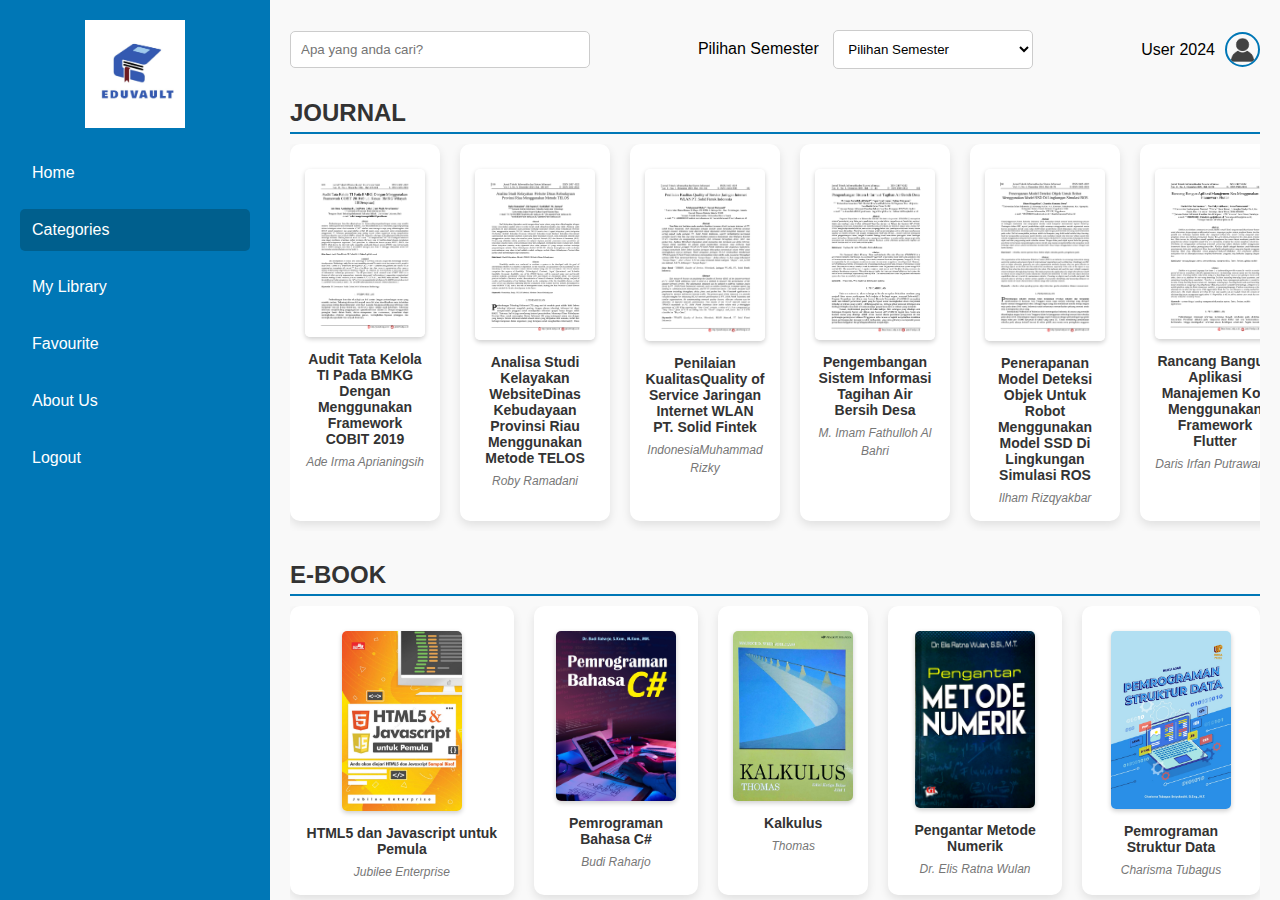
<file: categories.html>
<!DOCTYPE html>
<html lang="id">
<head>
    <meta charset="UTF-8">
    <meta name="viewport" content="width=device-width, initial-scale=1.0">
    <title>EduVault - Home</title>
    <link rel="stylesheet" href="HomeStyle.css">
</head>
<body>
    <div class="main-container">
        <!-- Sidebar -->
        <aside class="sidebar">
            <div class="logo">
                <img src="LogoEduVault.jpg" alt="EduVault Logo" class="logo-img">
                
            </div>
            <nav>
                <ul class="nav-list">
                    <li><a href="home.html">Home</a></li>
                    <li><a href="categories.html" class="active">Categories</a></li>
                    <li><a href="library.html ">My Library</a></li>
                    <li><a href="favo.html">Favourite</a></li>
                    <!--butonnnya cung-->
                    <li class="active">
                        <a href="javascript:void(0);" onclick="openPopup()" style="text-decoration: none; color: inherit;">About Us</a>
                    </li>
                    <li><a href="index.html">Logout</a></li>
                </ul>
            </nav>
        </aside>

        <!-- Main Content -->
        <main class="content">
            <!-- Top Bar -->
            <header class="top-bar">
                <div class="search-bar">
                    <input type="text" placeholder="Apa yang anda cari?" class="search-input">
                </div>
                <div class="filters">
                    <label for="semester">Pilihan Semester</label>
                    <select id="semesterSelect" onchange="updateMataKuliah()" class="filter-select">
                        <option value="" disabled selected>Pilihan Semester</option>
                        <option value="1">Semester 1</option>
                        <option value="2">Semester 2</option>
                        <option value="3">Semester 3</option>
                        <option value="4">Semester 4</option>
                    </select>

                

                </div>
                <div class="user-info">
                    <span id="username" class="user-name">User 2024</span>
                    <img src="user.png" alt="User Icon" class="user-icon">
                </div>
            </header>

            <!-- Book Section -->
            <section class="book-section">
                <div class="book-category">
                    <h3 class="category-title">JOURNAL</h3>
                    <div class="book-list" id="newReleaseBooks">
                        <!-- Slot untuk Gambar Buku akan diisi dengan JavaScript -->
                    </div>
                </div>
                <div class="book-category">
                    <h3 class="category-title">E-BOOK</h3>
                    <div class="book-list" id="trendingBooks">
                        <!-- Slot untuk Gambar Buku akan diisi dengan JavaScript -->
                    </div>
                </div>
            </section>
        </main>
    </div>

    
    




    <!-- Pop-up About Us -->
    <div id="aboutUsPopup" class="popup">
        <div class="popup-content">
            <span class="close-btn" onclick="closePopup()">&times;</span>
            <div class="about-container">
                <div class="about-image">
                    <img src="LogoEduVault.jpg" alt="About Us Image">
                </div>
                <div class="about-text">
                    <h2>About Us</h2>
                    <p>
                        Selamat datang di <b>EduVault</b>! Platform ini hadir untuk membantu mahasiswa mengakses
                        materi perkuliahan dengan lebih mudah dan terstruktur. Mulai dari jurnal, buku referensi,
                        hingga catatan penting setiap semester dapat diakses dalam satu tempat.
                    </p>
                    <p>
                        <h4 class="teks-h4">Website ini dibuat oleh kelompok 4 </h4>
                    </p>
                    <p>
                        Anggota kelompok:
                    </p>
                    <p>
                        Revany Angel Pursan Septriariel (11230910000066)
                    </p>
                    <p>
                        <a href="https://www.instagram.com/ali.ahmadfa/profilecard/?igsh=Y2FhdTAwYjFmZ3Rr" target="_blank">Ali Ahmad Fadhlan (11230910000070)</a>
                    </p>
                    <p>
                        Nizar Ahmad Barelvi (11230910000064)
                    </p>
                    <p>
                        Aprillia Anung Anindhita (11230910000057)
                    </p>
                    <p>
                        Salsa Sabrina (11230910000110)
                    </p>
                    <p>
                        Risqi Ananda Jayanti (11230910000113)
                    </p>
                    <p>
                        Ahmad Faza Mutaqi (11230910000079)
                    </p>
                </div>
            </div>
        </div>
    </div>
    
    <script src="categories.js"></script>  
</body>
</html>
</file>
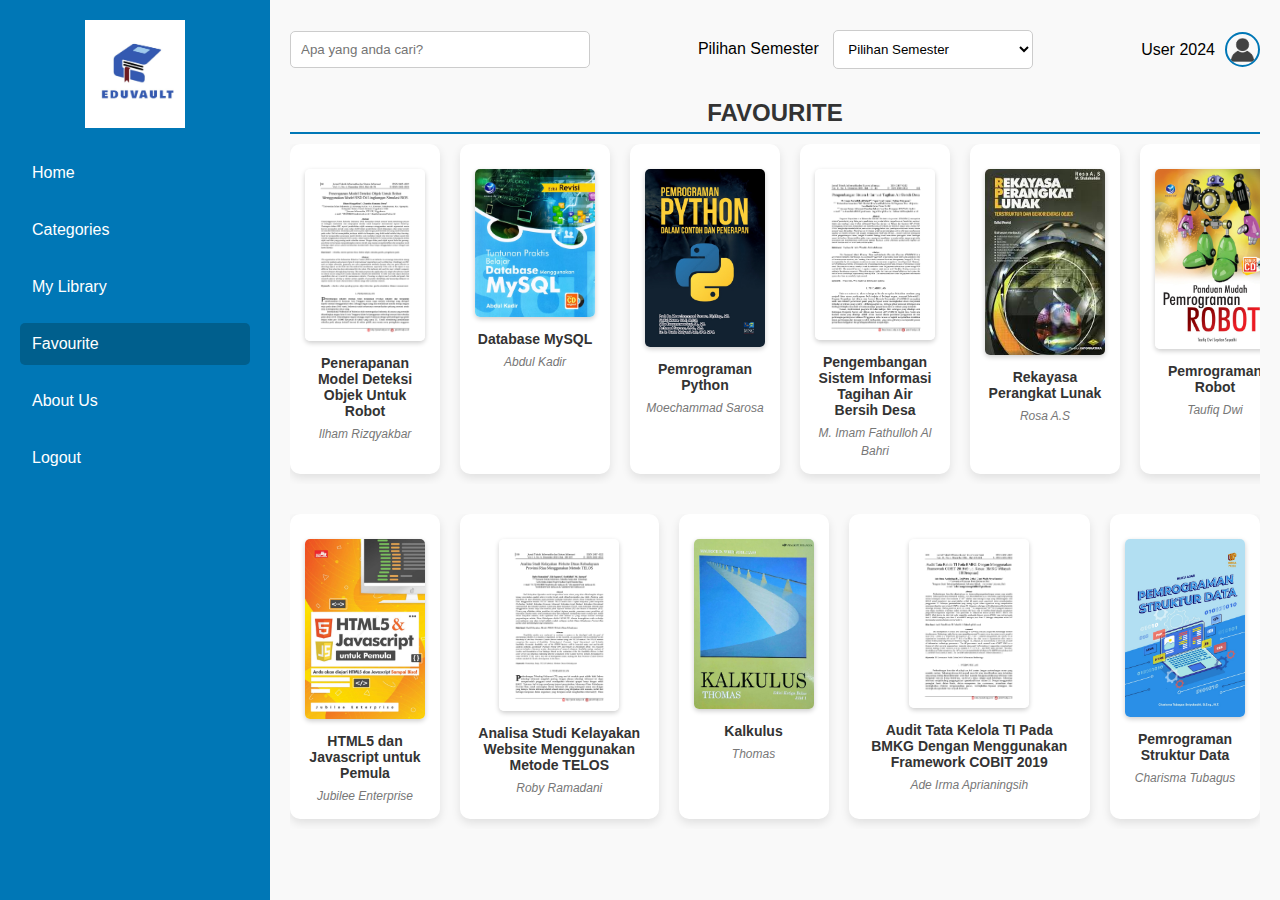
<file: favo.html>
<!DOCTYPE html>
<html lang="id">
<head>
    <meta charset="UTF-8">
    <meta name="viewport" content="width=device-width, initial-scale=1.0">
    <title>EduVault - Home</title>
    <link rel="stylesheet" href="fav.css">
</head>
<body>
    <div class="main-container">
        <!-- Sidebar -->
        <aside class="sidebar">
            <div class="logo">
                <img src="LogoEduVault.jpg" alt="EduVault Logo" class="logo-img">
                
            </div>
            <nav>
                <ul class="nav-list">
                    <li><a href="home.html">Home</a></li>
                    <li><a href="categories.html">Categories</a></li>
                    <li><a href="library.html">My Library</a></li>
                    <li><a href="#" class="active">Favourite</a></li>
                    <!--butonnnya cung-->
                    <li class="active">
                        <a href="javascript:void(0);" onclick="openPopup()" style="text-decoration: none; color: inherit;">About Us</a>
                    </li>
                    <li><a href="index.html">Logout</a></li>
                </ul>
            </nav>
        </aside>

        <!-- Main Content -->
        <main class="content">
            <!-- Top Bar -->
            <header class="top-bar">
                <div class="search-bar">
                    <input type="text" placeholder="Apa yang anda cari?" class="search-input">
                </div>
                <div class="filters">
                    <label for="semester">Pilihan Semester</label>
                    <select id="semesterSelect" onchange="updateMataKuliah()" class="filter-select">
                        <option value="" disabled selected>Pilihan Semester</option>
                        <option value="1">Semester 1</option>
                        <option value="2">Semester 2</option>
                        <option value="3">Semester 3</option>
                        <option value="4">Semester 4</option>
                    </select>

                

                </div>
                <div class="user-info">
                    <span id="username" class="user-name">User 2024</span>
                    <img src="user.png" alt="User Icon" class="user-icon">
                </div>
            </header>

            <!-- Book Section -->
            <section class="book-section">
                <div class="book-category">
                    <h3 class="category-title">FAVOURITE</h3>
                    <div class="book-list" id="newReleaseBooks">
                        <!-- Slot untuk Gambar Buku akan diisi dengan JavaScript -->
                    </div>
                </div>
                <div class="book-category">
                   
                    <div class="book-list" id="trendingBooks">
                        <!-- Slot untuk Gambar Buku akan diisi dengan JavaScript -->
                    </div>
                </div>
            </section>
        </main>
    </div>

    
    




    <!-- Pop-up About Us -->
    <div id="aboutUsPopup" class="popup">
        <div class="popup-content">
            <span class="close-btn" onclick="closePopup()">&times;</span>
            <div class="about-container">
                <div class="about-image">
                    <img src="LogoEduVault.jpg" alt="About Us Image">
                </div>
                <div class="about-text">
                    <h2>About Us</h2>
                    <p>
                        Selamat datang di <b>EduVault</b>! Platform ini hadir untuk membantu mahasiswa mengakses
                        materi perkuliahan dengan lebih mudah dan terstruktur. Mulai dari jurnal, buku referensi,
                        hingga catatan penting setiap semester dapat diakses dalam satu tempat.
                    </p>
                    <p>
                        <h4 class="teks-h4">Website ini dibuat oleh kelompok 4 </h4>
                    </p>
                    <p>
                        Anggota kelompok:
                    </p>
                    <p>
                        Revany Angel Pursan Septriariel (11230910000066)
                    </p>
                    <p>
                        <a href="https://www.instagram.com/ali.ahmadfa/profilecard/?igsh=Y2FhdTAwYjFmZ3Rr" target="_blank">Ali Ahmad Fadhlan (11230910000070)</a>
                    </p>
                    <p>
                        Nizar Ahmad Barelvi (11230910000064)
                    </p>
                    <p>
                        Aprillia Anung Anindhita (11230910000057)
                    </p>
                    <p>
                        Salsa Sabrina (11230910000110)
                    </p>
                    <p>
                        Risqi Ananda Jayanti (11230910000113)
                    </p>
                    <p>
                        Ahmad Faza Mutaqi (11230910000079)
                    </p>
                </div>
            </div>
        </div>
    </div>
    
    <script src="fav.js"></script>  
</body>
</html>
</file>
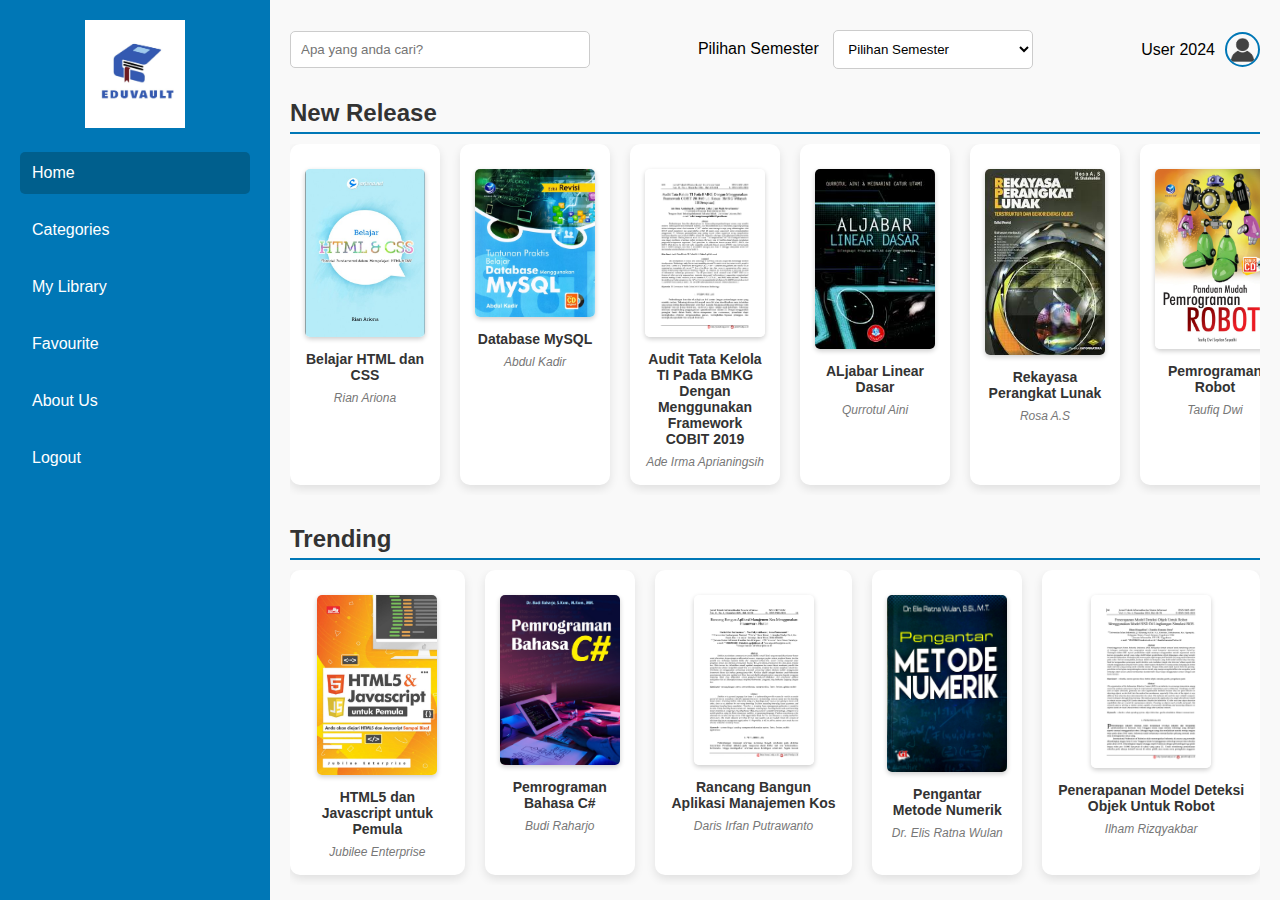
<file: home.html>
<!DOCTYPE html>
<html lang="id">
<head>
    <meta charset="UTF-8">
    <meta name="viewport" content="width=device-width, initial-scale=1.0">
    <title>EduVault - Home</title>
    <link rel="stylesheet" href="HomeStyle.css">
    
</head>
<body>
    <div class="main-container">
        <!-- Sidebar -->
        <aside class="sidebar">
            <div class="logo">
                <img src="LogoEduVault.jpg" alt="EduVault Logo" class="logo-img">
                
            </div>
            <nav>
                <ul class="nav-list">
                    <li><a href="#" class="active">Home</a></li>
                    <li><a href="categories.html">Categories</a></li>
                    <li><a href="library.html">My Library</a></li>
                    <li><a href="favo.html">Favourite</a></li>
                    <!--butonnnya cung-->
                    <li class="active">
                        <a href="javascript:void(0);" onclick="openPopup()" style="text-decoration: none; color: inherit;">About Us</a>
                    </li>
                    <li><a href="index.html">Logout</a></li>
                </ul>
            </nav>
        </aside>

        <!-- Main Content -->
        <main class="content">
            <!-- Top Bar -->
            <header class="top-bar">
                <div class="search-bar">
                    <input type="text" placeholder="Apa yang anda cari?" class="search-input">
                </div>
                <div class="filters">
                    <label for="semester">Pilihan Semester</label>
                    <select id="semesterSelect" onchange="updateMataKuliah()" class="filter-select">
                        <option value="" disabled selected>Pilihan Semester</option>
                        <option value="1">Semester 1</option>
                        <option value="2">Semester 2</option>
                        <option value="3">Semester 3</option>
                        <option value="4">Semester 4</option>
                    </select>

                

                </div>
                <div class="user-info">
                    <span id="username" class="user-name">User 2024</span>
                    <img src="user.png" alt="User Icon" class="user-icon">
                </div>
            </header>

            <!-- Book Section -->
            <section class="book-section">
                <div class="book-category">
                    <h3 class="category-title">New Release</h3>
                    <div class="book-list" id="newReleaseBooks">
                        <!-- Slot untuk Gambar Buku akan diisi dengan JavaScript -->
                    </div>
                </div>
                <div class="book-category">
                    <h3 class="category-title">Trending</h3>
                    <div class="book-list" id="trendingBooks">
                        <!-- Slot untuk Gambar Buku akan diisi dengan JavaScript -->
                    </div>
                </div>
            </section>
        </main>
    </div>

    
    




    <!-- Pop-up About Us -->
    <div id="aboutUsPopup" class="popup">
        <div class="popup-content">
            <span class="close-btn" onclick="closePopup()">&times;</span>
            <div class="about-container">
                <div class="about-image">
                    <img src="LogoEduVault.jpg" alt="About Us Image">
                </div>
                <div class="about-text">
                    <h2>About Us</h2>
                    <p>
                        Selamat datang di <b>EduVault</b>! Platform ini hadir untuk membantu mahasiswa mengakses
                        materi perkuliahan dengan lebih mudah dan terstruktur. Mulai dari jurnal, buku referensi,
                        hingga catatan penting setiap semester dapat diakses dalam satu tempat.
                    </p>
                    <p>
                        <h4 class="teks-anggota">Website ini dibuat oleh kelompok 4 </h4>
                    </p>
                    <p>
                        Anggota kelompok:
                    </p>
                    <p>
                        Revany Angel Pursan Septriariel (11230910000066)
                    </p>
                    <p>
                        <a href="https://www.instagram.com/ali.ahmadfa/profilecard/?igsh=Y2FhdTAwYjFmZ3Rr" target="_blank">Ali Ahmad Fadhlan (11230910000070)</a>
                    </p>
                    <p>
                        Nizar Ahmad Barelvi (11230910000064)
                    </p>
                    <p>
                        Aprillia Anung Anindhita (11230910000057)
                    </p>
                    <p>
                        Salsa Sabrina (11230910000110)
                    </p>
                    <p>
                        Risqi Ananda Jayanti (11230910000113)
                    </p>
                    <p>
                        Ahmad Faza Mutaqi (11230910000079)
                    </p>
                </div>
            </div>
        </div>
    </div>
    
    <script src="scripts.js"></script>  
</body>
</html>
</file>
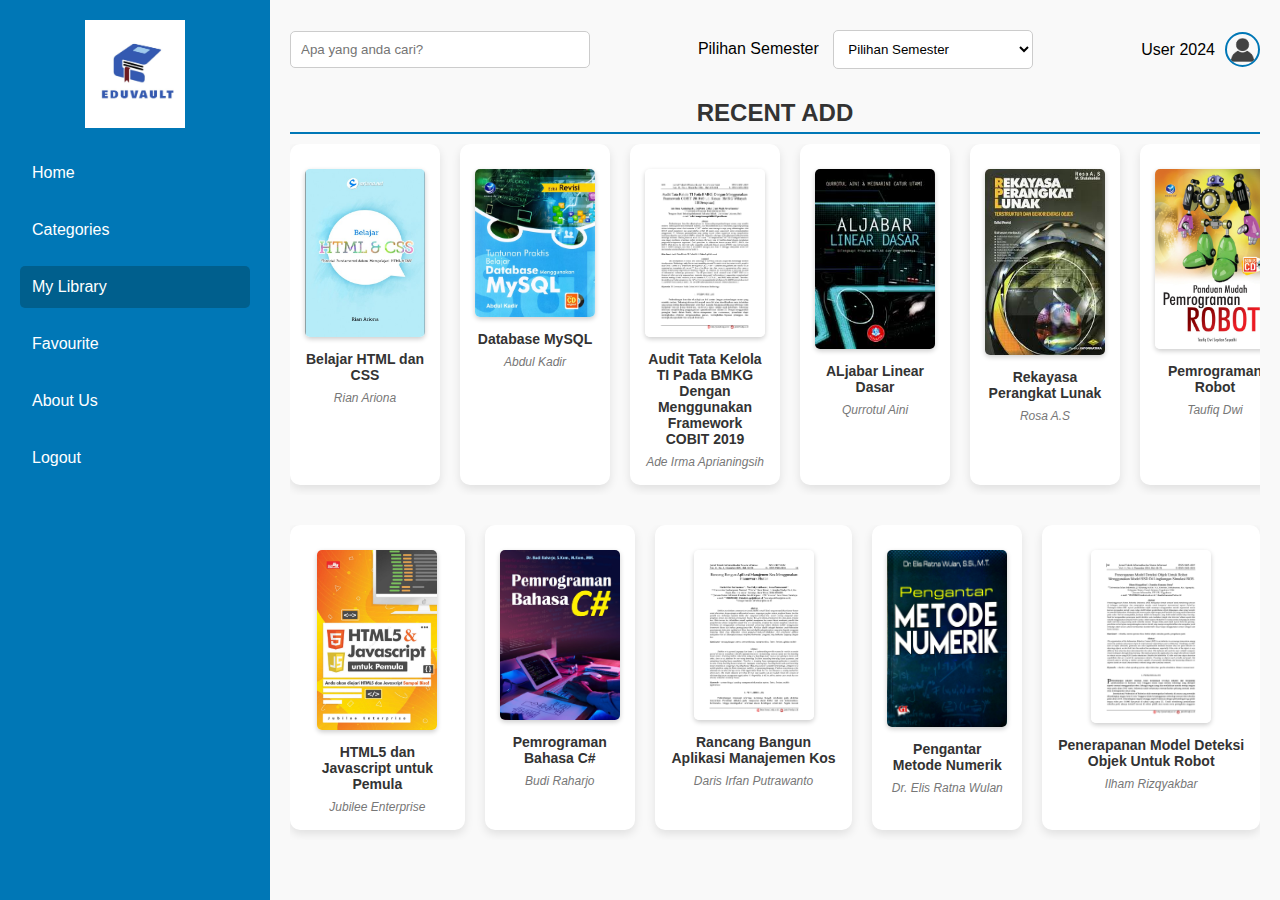
<file: library.html>
<!DOCTYPE html>
<html lang="id">
<head>
    <meta charset="UTF-8">
    <meta name="viewport" content="width=device-width, initial-scale=1.0">
    <title>EduVault - Home</title>
    <link rel="stylesheet" href="lib.css">
</head>
<body>
    <div class="main-container">
        <!-- Sidebar -->
        <aside class="sidebar">
            <div class="logo">
                <img src="LogoEduVault.jpg" alt="EduVault Logo" class="logo-img">
                
            </div>
            <nav>
                <ul class="nav-list">
                    <li><a href="home.html">Home</a></li>
                    <li><a href="categories.html">Categories</a></li>
                    <li><a href="#" class="active">My Library</a></li>
                    <li><a href="favo.html">Favourite</a></li>
                    <!--butonnnya cung-->
                    <li class="active">
                        <a href="javascript:void(0);" onclick="openPopup()" style="text-decoration: none; color: inherit;">About Us</a>
                    </li>
                    <li><a href="index.html">Logout</a></li>
                </ul>
            </nav>
        </aside>

        <!-- Main Content -->
        <main class="content">
            <!-- Top Bar -->
            <header class="top-bar">
                <div class="search-bar">
                    <input type="text" placeholder="Apa yang anda cari?" class="search-input">
                </div>
                <div class="filters">
                    <label for="semester">Pilihan Semester</label>
                    <select id="semesterSelect" onchange="updateMataKuliah()" class="filter-select">
                        <option value="" disabled selected>Pilihan Semester</option>
                        <option value="1">Semester 1</option>
                        <option value="2">Semester 2</option>
                        <option value="3">Semester 3</option>
                        <option value="4">Semester 4</option>
                    </select>

                

                </div>
                <div class="user-info">
                    <span id="username" class="user-name">User 2024</span>
                    <img src="user.png" alt="User Icon" class="user-icon">
                </div>
            </header>

            <!-- Book Section -->
            <section class="book-section">
                <div class="book-category">
                    <h3 class="category-title">RECENT ADD</h3>
                    <div class="book-list" id="newReleaseBooks">
                        <!-- Slot untuk Gambar Buku akan diisi dengan JavaScript -->
                    </div>
                </div>
                <div class="book-category">
                   
                    <div class="book-list" id="trendingBooks">
                        <!-- Slot untuk Gambar Buku akan diisi dengan JavaScript -->
                    </div>
                </div>
            </section>
        </main>
    </div>

    
    




    <!-- Pop-up About Us -->
    <div id="aboutUsPopup" class="popup">
        <div class="popup-content">
            <span class="close-btn" onclick="closePopup()">&times;</span>
            <div class="about-container">
                <div class="about-image">
                    <img src="LogoEduVault.jpg" alt="About Us Image">
                </div>
                <div class="about-text">
                    <h2>About Us</h2>
                    <p>
                        Selamat datang di <b>EduVault</b>! Platform ini hadir untuk membantu mahasiswa mengakses
                        materi perkuliahan dengan lebih mudah dan terstruktur. Mulai dari jurnal, buku referensi,
                        hingga catatan penting setiap semester dapat diakses dalam satu tempat.
                    </p>
                    <p>
                        <h4 class="teks-h4">Website ini dibuat oleh kelompok 4 </h4>
                    </p>
                    <p>
                        Anggota kelompok:
                    </p>
                    <p>
                        Revany Angel Pursan Septriariel (11230910000066)
                    </p>
                    <p>
                        <a href="https://www.instagram.com/ali.ahmadfa/profilecard/?igsh=Y2FhdTAwYjFmZ3Rr" target="_blank">Ali Ahmad Fadhlan (11230910000070)</a>
                    </p>
                    <p>
                        Nizar Ahmad Barelvi (11230910000064)
                    </p>
                    <p>
                        Aprillia Anung Anindhita (11230910000057)
                    </p>
                    <p>
                        Salsa Sabrina (11230910000110)
                    </p>
                    <p>
                        Risqi Ananda Jayanti (11230910000113)
                    </p>
                    <p>
                        Ahmad Faza Mutaqi (11230910000079)
                    </p>
                </div>
            </div>
        </div>
    </div>
    
    <script src="scripts.js"></script>  
</body>
</html>
</file>
<file: HomeStyle.css>
/* Reset CSS */
* {
    margin: 0;
    padding: 0;
    box-sizing: border-box;
    font-family: 'Segoe UI', Tahoma, Geneva, Verdana, sans-serif;
    scroll-behavior: smooth;
}

/* Main Page Layout */

select {
    padding: 10px;
    margin: 10px 0;
    width: 200px;
}

select:disabled {
    background-color: #f0f0f0;
    color: #a0a0a0;
    cursor: not-allowed;
}

.logo-img {
    width: 100px; /* Sesuaikan ukuran lebar */
    height: auto; /* Menjaga proporsi asli */
    object-fit: contain; /* Hindari pemotongan gambar */
    margin: 0 auto; /* Agar gambar terpusat */
}


.main-container {
    display: flex;
    height: 100vh;
    overflow: hidden;
}

.sidebar {
    width: 250px;
    background-color: #0077b6;
    color: #ffffff;
    padding: 20px;
    box-shadow: 2px 0 10px rgba(0, 0, 0, 0.1);
    transition: width 0.3s;
}

.sidebar:hover {
    width: 270px;
}

.sidebar .logo {
    text-align: center;
    margin-bottom: 20px;
}

.sidebar nav ul {
    list-style: none;
    padding: 0;
}

.sidebar nav ul li {
    margin: 15px 0;
}

.sidebar nav ul li a {
    text-decoration: none;
    color: #ffffff;
    display: block;
    padding: 12px;
    border-radius: 5px;
    transition: background-color 0.3s;
}

.sidebar nav ul li a.active,
.sidebar nav ul li a:hover {
    background-color: #005f8d;
}

.content {
    flex: 1;
    background-color: #f9f9f9;
    padding: 20px;
    overflow-y: auto;
}

.top-bar {
    display: flex;
    justify-content: space-between;
    align-items: center;
    margin-bottom: 20px;
}

.top-bar input {
    width: 300px;
    padding: 10px;
    border: 1px solid #ccc;
    border-radius: 5px;
    transition: border-color 0.3s;
}

.top-bar input:focus {
    border-color: #0077b6;
    outline: none;
}

.filters select {
    margin-left: 10px;
    padding: 10px;
    border: 1px solid #ccc;
    border-radius: 5px;
    background-color: #ffffff;
    transition: border-color 0.3s;
}

.filters select:focus {
    border-color: #0077b6;
    outline: none;
}

.user-info {
    display: flex;
    align-items: center;
}

.user-info span {
    margin-right: 10px;
    font-size: 1rem;
}

.user-info img {
    width: 35px;
    height: 35px;
    border-radius: 50%;
    border: 2px solid #0077b6;
}

/* Book Section */
.book-section {
    margin-top: 20px;
}

.book-category {
    margin-bottom: 30px;
}

.book-category h3 {
    color: #333;
    margin-bottom: 10px;
    font-size: 1.5rem;
    border-bottom: 2px solid #0077b6;
    padding-bottom: 5px;
}

.book-list {
    display: flex;
    gap: 20px;
    overflow-x: auto;
    padding-bottom: 10px;
}

.book {
    min-width: 150px;
    text-align: center;
    background-color: #ffffff;
    padding: 15px;
    border-radius: 10px;
    box-shadow: 0px 4px 10px rgba(0, 0, 0, 0.1);
    transition: transform 0.3s, box-shadow 0.3s;
}

.book:hover {
    transform: translateY(-5px);
    box-shadow: 0px 8px 20px rgba(0, 0, 0, 0.15);
}

.book-img {
    width: 120px; /* Atur ukuran lebar gambar */
    height: auto; /* Menjaga proporsi gambar */
    margin: 10px 0; /* Tambahkan spasi di sekitar gambar */
    border-radius: 5px; /* Opsional: sudut membulat */
    box-shadow: 0px 2px 5px rgba(0, 0, 0, 0.2); /* Opsional: efek bayangan */
}

.book p {
    font-size: 14px;
    color: #333;
    margin-bottom: 5px;
    font-weight: 600;
}

.book span {
    font-size: 12px;
    color: #777;
    font-style: italic;
}

/* Responsif */
@media (max-width: 768px) {
    .main-container {
        flex-direction: column;
    }

    .sidebar {
        width: 100%;
        height: auto;
        padding: 15px;
    }

    .top-bar input {
        width: 100%;
    }
}

.popup {
    position:fixed;
    bottom: -100%; /* Awalnya tersembunyi */
    left: 0;
    width: 100%;
    height: 60%; /* Tinggi pop-up */
    background-color: #ffffff;
    box-shadow: 0px -5px 15px rgba(0, 0, 0, 0.3);
    border-top-left-radius: 60px;
    border-top-right-radius: 20px;
    transition: bottom 0.5s ease-in-out;
    z-index: 1000;
    overflow-y: auto;
}

.popup-content {
    position: relative;
    padding: 20px;
    text-align: left;
    display: flex;
    justify-content: center;
    align-items: center;
    gap: 20px;
}

.close-btn {
    position: absolute;
    top: 10px;
    right: 20px;
    font-size: 1.5rem;
    color: #0077b6;
    cursor: pointer;
}

.about-container {
    display: flex;
    align-items: center;
    gap: 30px;
}

.about-image img {
    width: 250px; /* Ukuran gambar */
    height: auto;
    border-radius: 10px;
    box-shadow: 0px 4px 8px rgba(0, 0, 0, 0.2);
}

.about-text {
    max-width: 600px;
}

.about-text h2 {
    color: #0077b6;
    margin-bottom: 15px;
    font-size: 2rem;
}

.about-text p {
    color: #555;
    line-height: 1.6;
    font-size: 1rem;
}

.about-text h4{
    display: flex;
    justify-content: center; /* Memusatkan secara horizontal */
    align-items: center;    /* Memusatkan secara vertikal */
    text-align: center;     /* Pastikan teks terpusat dalam elemen */
}

.teks-anggota{
    display: flex;
    justify-content: center; /* Memusatkan secara horizontal */
    align-items: center;    /* Memusatkan secara vertikal */
    text-align: center; 
}

.slider {
    display: flex;
    align-items: center;
    justify-content: center;
    position: relative;
}

.slider-container {
    display: flex;
    overflow: hidden;
    width: 70%;
}

.slide {
    flex: 0 0 33.33%; /* 3 cards visible at a time */
    text-align: center;
    transition: transform 0.5s ease-in-out;
}

.card {
    background: white;
    border-radius: 10px;
    padding: 20px;
    box-shadow: 0 4px 6px rgba(0, 0, 0, 0.1);
    margin: 0 10px;
}

.photo-placeholder {
    background: #ccc;
    height: 150px;
    border-radius: 10px;
    margin-bottom: 10px;
}

.name {
    font-weight: bold;
    color: #0077B6;
}

.ig {
    font-size: 0.9rem;
    color: gray;
}

/* Navigation Buttons */
button {
    background-color: #0077B6;
    color: white;
    border: none;
    padding: 10px 15px;
    border-radius: 50%;
    cursor: pointer;
    font-size: 1.5rem;
}

button:hover {
    background-color: #005f8f;
}
</file>
<file: fav.css>
/* Reset CSS */
* {
    margin: 0;
    padding: 0;
    box-sizing: border-box;
    font-family: 'Segoe UI', Tahoma, Geneva, Verdana, sans-serif;
    scroll-behavior: smooth;
}

/* Main Page Layout */

select {
    padding: 10px;
    margin: 10px 0;
    width: 200px;
}

select:disabled {
    background-color: #f0f0f0;
    color: #a0a0a0;
    cursor: not-allowed;
}

.logo-img {
    width: 100px; /* Sesuaikan ukuran lebar */
    height: auto; /* Menjaga proporsi asli */
    object-fit: contain; /* Hindari pemotongan gambar */
    margin: 0 auto; /* Agar gambar terpusat */
}


.main-container {
    display: flex;
    height: 100vh;
    overflow: hidden;
}

.sidebar {
    width: 250px;
    background-color: #0077b6;
    color: #ffffff;
    padding: 20px;
    box-shadow: 2px 0 10px rgba(0, 0, 0, 0.1);
    transition: width 0.3s;
}

.sidebar:hover {
    width: 270px;
}

.sidebar .logo {
    text-align: center;
    margin-bottom: 20px;
}

.sidebar nav ul {
    list-style: none;
    padding: 0;
}

.sidebar nav ul li {
    margin: 15px 0;
}

.sidebar nav ul li a {
    text-decoration: none;
    color: #ffffff;
    display: block;
    padding: 12px;
    border-radius: 5px;
    transition: background-color 0.3s;
}

.sidebar nav ul li a.active,
.sidebar nav ul li a:hover {
    background-color: #005f8d;
}

.content {
    flex: 1;
    background-color: #f9f9f9;
    padding: 20px;
    overflow-y: auto;
}

.top-bar {
    display: flex;
    justify-content: space-between;
    align-items: center;
    margin-bottom: 20px;
}

.top-bar input {
    width: 300px;
    padding: 10px;
    border: 1px solid #ccc;
    border-radius: 5px;
    transition: border-color 0.3s;
}

.top-bar input:focus {
    border-color: #0077b6;
    outline: none;
}

.filters select {
    margin-left: 10px;
    padding: 10px;
    border: 1px solid #ccc;
    border-radius: 5px;
    background-color: #ffffff;
    transition: border-color 0.3s;
}

.filters select:focus {
    border-color: #0077b6;
    outline: none;
}

.user-info {
    display: flex;
    align-items: center;
}

.user-info span {
    margin-right: 10px;
    font-size: 1rem;
}

.user-info img {
    width: 35px;
    height: 35px;
    border-radius: 50%;
    border: 2px solid #0077b6;
}

/* Book Section */
.book-section {
    margin-top: 20px;
}

.book-category {
    margin-bottom: 30px;
}

.book-category h3 {
    color: #333;
    margin-bottom: 10px;
    font-size: 1.5rem;
    border-bottom: 2px solid #0077b6;
    padding-bottom: 5px;

   
}

.category-title{
    display: flex;
    justify-content: center; /* Memusatkan secara horizontal */
    align-items: center;    /* Memusatkan secara vertikal */
    text-align: center;     /* Pastikan teks terpusat dalam elemen */
}

.book-list {
    display: flex;
    gap: 20px;
    overflow-x: auto;
    padding-bottom: 10px;
}

.book {
    min-width: 150px;
    text-align: center;
    background-color: #ffffff;
    padding: 15px;
    border-radius: 10px;
    box-shadow: 0px 4px 10px rgba(0, 0, 0, 0.1);
    transition: transform 0.3s, box-shadow 0.3s;
}

.book:hover {
    transform: translateY(-5px);
    box-shadow: 0px 8px 20px rgba(0, 0, 0, 0.15);
}

.book-img {
    width: 120px; /* Atur ukuran lebar gambar */
    height: auto; /* Menjaga proporsi gambar */
    margin: 10px 0; /* Tambahkan spasi di sekitar gambar */
    border-radius: 5px; /* Opsional: sudut membulat */
    box-shadow: 0px 2px 5px rgba(0, 0, 0, 0.2); /* Opsional: efek bayangan */
}

.book p {
    font-size: 14px;
    color: #333;
    margin-bottom: 5px;
    font-weight: 600;
}

.book span {
    font-size: 12px;
    color: #777;
    font-style: italic;
}

/* Responsif */
@media (max-width: 768px) {
    .main-container {
        flex-direction: column;
    }

    .sidebar {
        width: 100%;
        height: auto;
        padding: 15px;
    }

    .top-bar input {
        width: 100%;
    }
}

.popup {
    position:fixed;
    bottom: -100%; /* Awalnya tersembunyi */
    left: 0;
    width: 100%;
    height: 60%; /* Tinggi pop-up */
    background-color: #ffffff;
    box-shadow: 0px -5px 15px rgba(0, 0, 0, 0.3);
    border-top-left-radius: 60px;
    border-top-right-radius: 20px;
    transition: bottom 0.5s ease-in-out;
    z-index: 1000;
    overflow-y: auto;
}

.popup-content {
    position: relative;
    padding: 20px;
    text-align: left;
    display: flex;
    justify-content: center;
    align-items: center;
    gap: 20px;
}

.close-btn {
    position: absolute;
    top: 10px;
    right: 20px;
    font-size: 1.5rem;
    color: #0077b6;
    cursor: pointer;
}

.about-container {
    display: flex;
    align-items: center;
    gap: 30px;
}

.about-image img {
    width: 250px; /* Ukuran gambar */
    height: auto;
    border-radius: 10px;
    box-shadow: 0px 4px 8px rgba(0, 0, 0, 0.2);
}

.about-text {
    max-width: 600px;
}

.about-text h2 {
    color: #0077b6;
    margin-bottom: 15px;
    font-size: 2rem;
}

.about-text h4{
    display: flex;
    justify-content: center; /* Memusatkan secara horizontal */
    align-items: center;    /* Memusatkan secara vertikal */
    text-align: center;     /* Pastikan teks terpusat dalam elemen */
}

.about-text p {
    color: #555;
    line-height: 1.6;
    font-size: 1rem;
}

.slider {
    display: flex;
    align-items: center;
    justify-content: center;
    position: relative;
}

.slider-container {
    display: flex;
    overflow: hidden;
    width: 70%;
}

.slide {
    flex: 0 0 33.33%; /* 3 cards visible at a time */
    text-align: center;
    transition: transform 0.5s ease-in-out;
}

.card {
    background: white;
    border-radius: 10px;
    padding: 20px;
    box-shadow: 0 4px 6px rgba(0, 0, 0, 0.1);
    margin: 0 10px;
}

.photo-placeholder {
    background: #ccc;
    height: 150px;
    border-radius: 10px;
    margin-bottom: 10px;
}

.name {
    font-weight: bold;
    color: #0077B6;
}

.ig {
    font-size: 0.9rem;
    color: gray;
}

/* Navigation Buttons */
button {
    background-color: #0077B6;
    color: white;
    border: none;
    padding: 10px 15px;
    border-radius: 50%;
    cursor: pointer;
    font-size: 1.5rem;
}

button:hover {
    background-color: #005f8f;
}
</file>
<file: lib.css>
/* Reset CSS */
* {
    margin: 0;
    padding: 0;
    box-sizing: border-box;
    font-family: 'Segoe UI', Tahoma, Geneva, Verdana, sans-serif;
    scroll-behavior: smooth;
}

/* Main Page Layout */

select {
    padding: 10px;
    margin: 10px 0;
    width: 200px;
}

select:disabled {
    background-color: #f0f0f0;
    color: #a0a0a0;
    cursor: not-allowed;
}

.logo-img {
    width: 100px; /* Sesuaikan ukuran lebar */
    height: auto; /* Menjaga proporsi asli */
    object-fit: contain; /* Hindari pemotongan gambar */
    margin: 0 auto; /* Agar gambar terpusat */
}


.main-container {
    display: flex;
    height: 100vh;
    overflow: hidden;
}

.sidebar {
    width: 250px;
    background-color: #0077b6;
    color: #ffffff;
    padding: 20px;
    box-shadow: 2px 0 10px rgba(0, 0, 0, 0.1);
    transition: width 0.3s;
}

.sidebar:hover {
    width: 270px;
}

.sidebar .logo {
    text-align: center;
    margin-bottom: 20px;
}

.sidebar nav ul {
    list-style: none;
    padding: 0;
}

.sidebar nav ul li {
    margin: 15px 0;
}

.sidebar nav ul li a {
    text-decoration: none;
    color: #ffffff;
    display: block;
    padding: 12px;
    border-radius: 5px;
    transition: background-color 0.3s;
}

.sidebar nav ul li a.active,
.sidebar nav ul li a:hover {
    background-color: #005f8d;
}

.content {
    flex: 1;
    background-color: #f9f9f9;
    padding: 20px;
    overflow-y: auto;
}

.top-bar {
    display: flex;
    justify-content: space-between;
    align-items: center;
    margin-bottom: 20px;
}

.top-bar input {
    width: 300px;
    padding: 10px;
    border: 1px solid #ccc;
    border-radius: 5px;
    transition: border-color 0.3s;
}

.top-bar input:focus {
    border-color: #0077b6;
    outline: none;
}

.filters select {
    margin-left: 10px;
    padding: 10px;
    border: 1px solid #ccc;
    border-radius: 5px;
    background-color: #ffffff;
    transition: border-color 0.3s;
}

.filters select:focus {
    border-color: #0077b6;
    outline: none;
}

.user-info {
    display: flex;
    align-items: center;
}

.user-info span {
    margin-right: 10px;
    font-size: 1rem;
}

.user-info img {
    width: 35px;
    height: 35px;
    border-radius: 50%;
    border: 2px solid #0077b6;
}

/* Book Section */
.book-section {
    margin-top: 20px;
}

.book-category {
    margin-bottom: 30px;
}

.book-category h3 {
    color: #333;
    margin-bottom: 10px;
    font-size: 1.5rem;
    border-bottom: 2px solid #0077b6;
    padding-bottom: 5px;

   
}

.category-title{
    display: flex;
    justify-content: center; /* Memusatkan secara horizontal */
    align-items: center;    /* Memusatkan secara vertikal */
    text-align: center;     /* Pastikan teks terpusat dalam elemen */
}

.book-list {
    display: flex;
    gap: 20px;
    overflow-x: auto;
    padding-bottom: 10px;
}

.book {
    min-width: 150px;
    text-align: center;
    background-color: #ffffff;
    padding: 15px;
    border-radius: 10px;
    box-shadow: 0px 4px 10px rgba(0, 0, 0, 0.1);
    transition: transform 0.3s, box-shadow 0.3s;
}

.book:hover {
    transform: translateY(-5px);
    box-shadow: 0px 8px 20px rgba(0, 0, 0, 0.15);
}

.book-img {
    width: 120px; /* Atur ukuran lebar gambar */
    height: auto; /* Menjaga proporsi gambar */
    margin: 10px 0; /* Tambahkan spasi di sekitar gambar */
    border-radius: 5px; /* Opsional: sudut membulat */
    box-shadow: 0px 2px 5px rgba(0, 0, 0, 0.2); /* Opsional: efek bayangan */
}

.book p {
    font-size: 14px;
    color: #333;
    margin-bottom: 5px;
    font-weight: 600;
}

.book span {
    font-size: 12px;
    color: #777;
    font-style: italic;
}

/* Responsif */
@media (max-width: 768px) {
    .main-container {
        flex-direction: column;
    }

    .sidebar {
        width: 100%;
        height: auto;
        padding: 15px;
    }

    .top-bar input {
        width: 100%;
    }
}

.popup {
    position:fixed;
    bottom: -100%; /* Awalnya tersembunyi */
    left: 0;
    width: 100%;
    height: 60%; /* Tinggi pop-up */
    background-color: #ffffff;
    box-shadow: 0px -5px 15px rgba(0, 0, 0, 0.3);
    border-top-left-radius: 60px;
    border-top-right-radius: 20px;
    transition: bottom 0.5s ease-in-out;
    z-index: 1000;
    overflow-y: auto;
}

.popup-content {
    position: relative;
    padding: 20px;
    text-align: left;
    display: flex;
    justify-content: center;
    align-items: center;
    gap: 20px;
}

.close-btn {
    position: absolute;
    top: 10px;
    right: 20px;
    font-size: 1.5rem;
    color: #0077b6;
    cursor: pointer;
}

.about-container {
    display: flex;
    align-items: center;
    gap: 30px;
}

.about-image img {
    width: 250px; /* Ukuran gambar */
    height: auto;
    border-radius: 10px;
    box-shadow: 0px 4px 8px rgba(0, 0, 0, 0.2);
}

.about-text {
    max-width: 600px;
}

.about-text h2 {
    color: #0077b6;
    margin-bottom: 15px;
    font-size: 2rem;
}

.about-text p {
    color: #555;
    line-height: 1.6;
    font-size: 1rem;
}

.slider {
    display: flex;
    align-items: center;
    justify-content: center;
    position: relative;
}

.slider-container {
    display: flex;
    overflow: hidden;
    width: 70%;
}

.slide {
    flex: 0 0 33.33%; /* 3 cards visible at a time */
    text-align: center;
    transition: transform 0.5s ease-in-out;
}

.card {
    background: white;
    border-radius: 10px;
    padding: 20px;
    box-shadow: 0 4px 6px rgba(0, 0, 0, 0.1);
    margin: 0 10px;
}

.photo-placeholder {
    background: #ccc;
    height: 150px;
    border-radius: 10px;
    margin-bottom: 10px;
}

.name {
    font-weight: bold;
    color: #0077B6;
}

.ig {
    font-size: 0.9rem;
    color: gray;
}

/* Navigation Buttons */
button {
    background-color: #0077B6;
    color: white;
    border: none;
    padding: 10px 15px;
    border-radius: 50%;
    cursor: pointer;
    font-size: 1.5rem;
}

button:hover {
    background-color: #005f8f;
}
</file>
